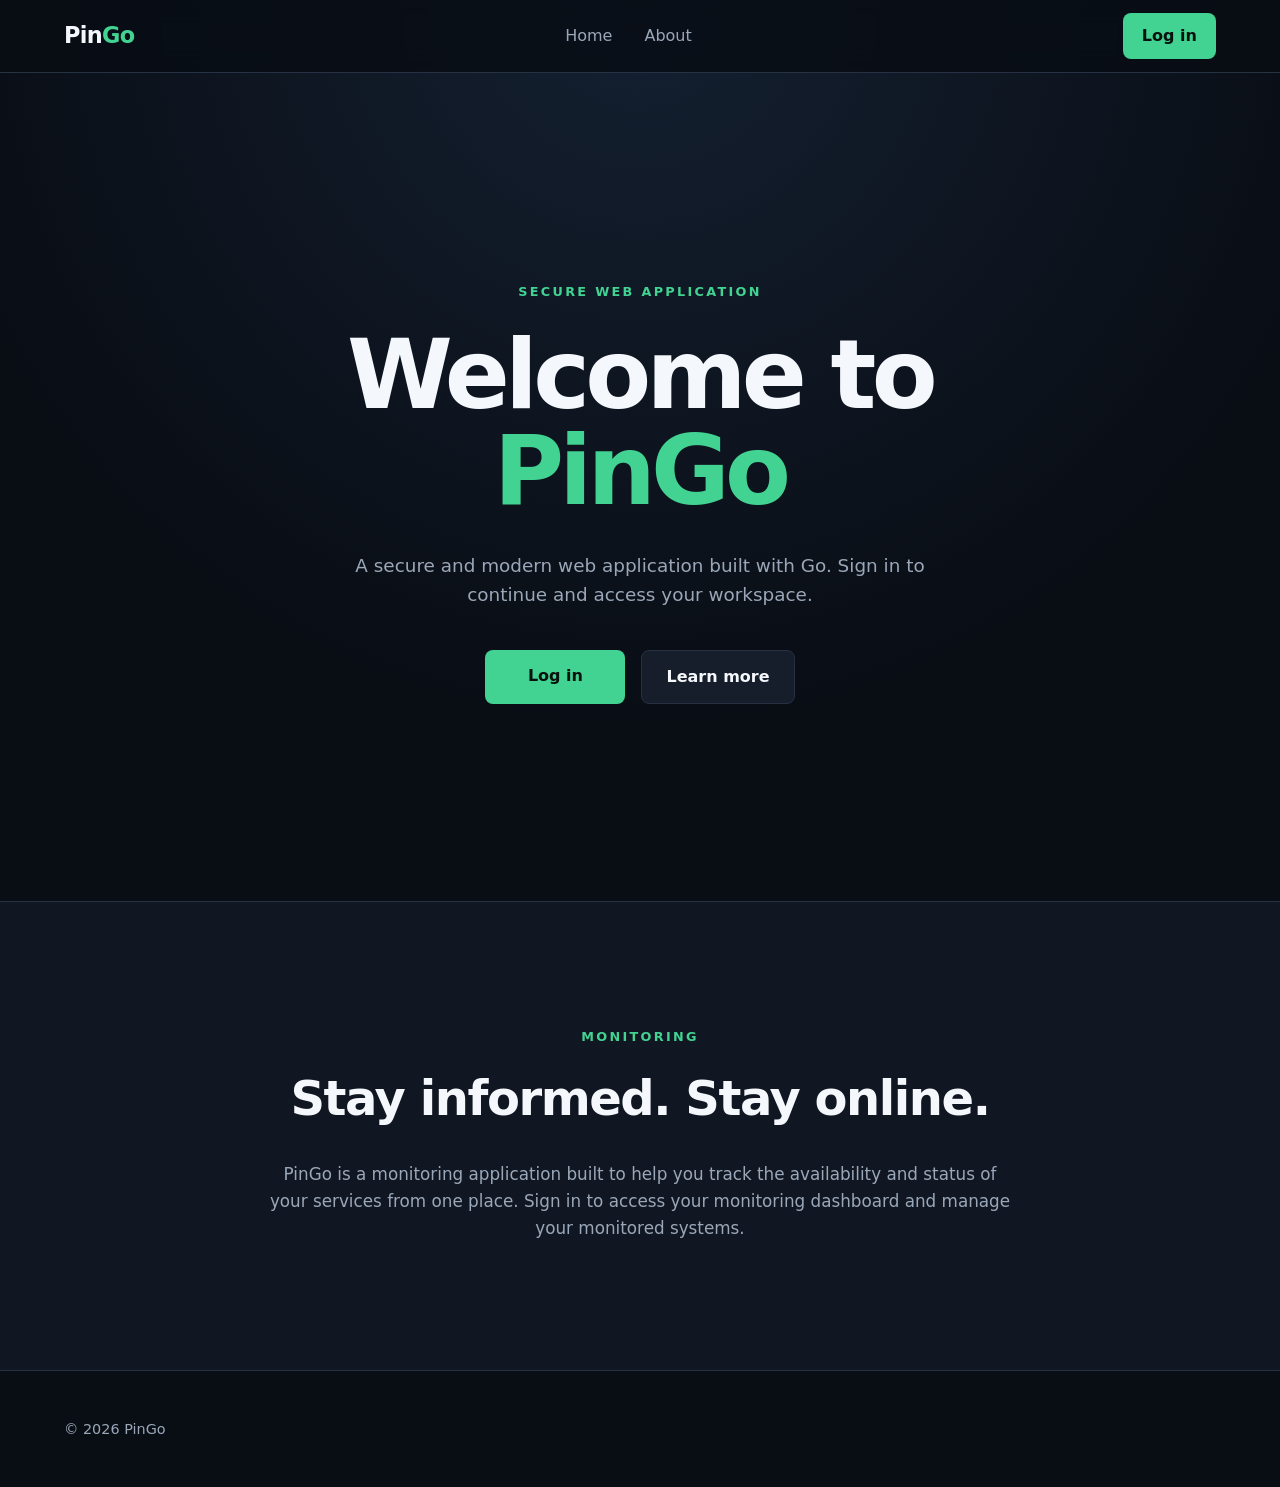
<file: static/index.html>
<!DOCTYPE html>
<html lang="en">
<head>
    <meta charset="UTF-8">
    <meta name="viewport" content="width=device-width, initial-scale=1.0">
    <meta
        name="description"
        content="Secure Go web application"
    >
    <title>Pingo</title>
    <link rel="stylesheet" href="/static/css/style.css">
</head>
<body>
    <header class="navbar">
        <div class="nav-container">
            <a href="/" class="logo">
                Pin<span>Go</span>
            </a>
            <nav class="nav-links" aria-label="Main navigation">
                <a href="/">Home</a>
                <a href="#about">About</a>
            </nav>
            <a href="/login" class="login-button">
                Log in
            </a>
        </div>
    </header>
    <main>
        <section class="hero">
            <div class="hero-content">
                <p class="hero-label">
                    SECURE WEB APPLICATION
                </p>
                <h1>
                    Welcome to
                    <span>PinGo</span>
                </h1>
                <p class="hero-description">
                    A secure and modern web application built with Go.
                    Sign in to continue and access your workspace.
                </p>
                <div class="hero-actions">
                    <a href="/login" class="primary-button">
                        Log in
                    </a>
                    <a href="#about" class="secondary-button">
                        Learn more
                    </a>
                </div>
            </div>
        </section>
        <section id="about" class="about">
            <div class="section-container">
                <p class="section-label">
                    MONITORING
                </p>
                <h2>
                    Stay informed. Stay online.
                </h2>
                <p>
                    PinGo is a monitoring application built to help you track
                    the availability and status of your services from one place.
                    Sign in to access your monitoring dashboard and manage your
                    monitored systems.
                </p>
            </div>
        </section>
    </main>
    <footer class="footer">
        <div class="footer-container">
            <p>
                © 2026 PinGo
            </p>
        </div>
    </footer>
</body>
</html>
</file>
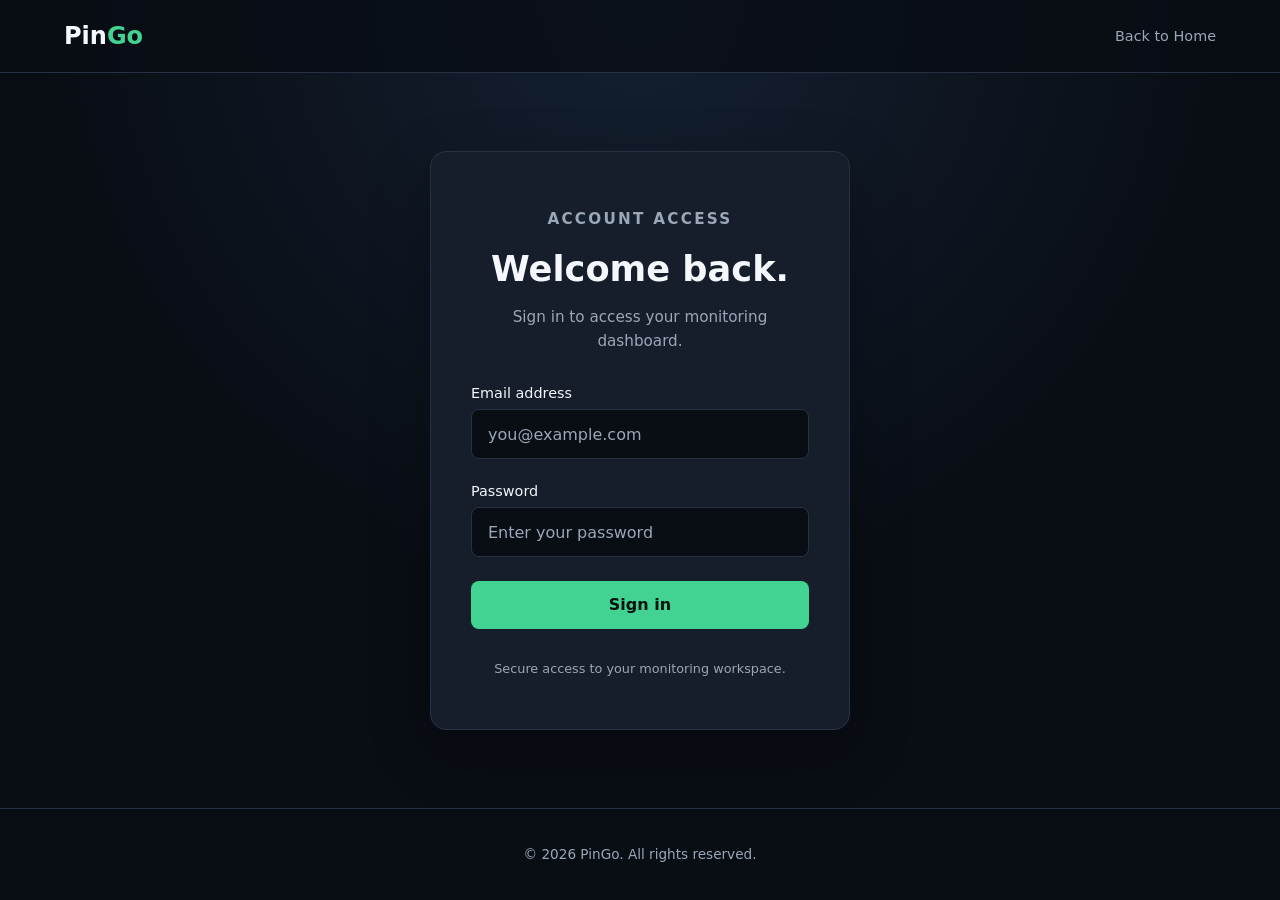
<file: templates/login.html>
<!DOCTYPE html>
<html lang="en">

<head>
    <meta charset="UTF-8">
    <meta name="viewport" content="width=device-width, initial-scale=1.0">

    <meta name="description" content="Sign in to your PinGo monitoring dashboard">

    <title>Login | PinGo</title>

    <link rel="stylesheet" href="/static/css/login.css">
</head>

<body>

    <header class="navbar">
        <div class="nav-container">

            <a href="/" class="logo">
                Pin<span>Go</span>
            </a>

            <a href="/" class="back-link">
                Back to Home
            </a>

        </div>
    </header>

    <main class="login-container">

        <section class="login-card">

            <div class="login-header">

                <p class="login-label">
                    ACCOUNT ACCESS
                </p>

                <h1>Welcome back.</h1>

                <p>
                    Sign in to access your monitoring dashboard.
                </p>

            </div>

            <form class="login-form">

                <div class="form-group">
                    <label for="email">Email address</label>

                    <input
                        type="email"
                        id="email"
                        name="email"
                        placeholder="you@example.com"
                        autocomplete="username"
                        required
                    >
                </div>

                <div class="form-group">
                    <label for="password">Password</label>

                    <input
                        type="password"
                        id="password"
                        name="password"
                        placeholder="Enter your password"
                        autocomplete="current-password"
                        required
                    >
                </div>

                <button type="button" class="login-button">
                    Sign in
                </button>

            </form>

            <div class="login-footer">
                <p>
                    Secure access to your monitoring workspace.
                </p>
            </div>

        </section>

    </main>

    <footer class="footer">
        <p>© 2026 PinGo. All rights reserved.</p>
    </footer>

</body>
</html>
</file>
<file: static/css/style.css>
:root {
    --background: #090d14;
    --background-soft: #111722;
    --surface: #161e2b;

    --text-primary: #f4f7fb;
    --text-secondary: #9aa7b8;

    --accent: #42d392;
    --accent-hover: #5be3a3;

    --border: #263244;

    --max-width: 1200px;
}


*,
*::before,
*::after {
    box-sizing: border-box;
}


html {
    scroll-behavior: smooth;
}


body {
    margin: 0;

    min-height: 100vh;

    font-family:
        Inter,
        system-ui,
        -apple-system,
        BlinkMacSystemFont,
        "Segoe UI",
        sans-serif;

    background:
        radial-gradient(
            circle at top,
            #142031 0%,
            var(--background) 45%
        );

    color: var(--text-primary);

    line-height: 1.6;
}


a {
    color: inherit;
    text-decoration: none;
}


/* =========================
   NAVBAR
   ========================= */

.navbar {
    width: 100%;

    border-bottom: 1px solid var(--border);

    background: rgba(9, 13, 20, 0.85);

    backdrop-filter: blur(12px);

    position: sticky;
    top: 0;

    z-index: 100;
}


.nav-container {
    width: min(90%, var(--max-width));

    min-height: 72px;

    margin: 0 auto;

    display: flex;
    align-items: center;
    justify-content: space-between;

    gap: 2rem;
}


.logo {
    font-size: 1.4rem;
    font-weight: 700;

    letter-spacing: -0.03em;
}


.logo span {
    color: var(--accent);
}


.nav-links {
    display: flex;
    align-items: center;

    gap: 2rem;

    color: var(--text-secondary);
}


.nav-links a {
    transition:
        color 0.2s ease;
}


.nav-links a:hover {
    color: var(--text-primary);
}


.login-button {
    display: inline-flex;
    align-items: center;
    justify-content: center;

    padding: 0.65rem 1.2rem;

    border-radius: 8px;

    background: var(--accent);

    color: #07110d;

    font-weight: 600;

    transition:
        background 0.2s ease,
        transform 0.2s ease;
}


.login-button:hover {
    background: var(--accent-hover);

    transform: translateY(-1px);
}


/* =========================
   HERO
   ========================= */

.hero {
    min-height: calc(100vh - 72px);

    display: flex;
    align-items: center;
}


.hero-content {
    width: min(90%, 850px);

    margin: 0 auto;

    text-align: center;

    padding: 6rem 0;
}


.hero-label {
    margin-bottom: 1.5rem;

    color: var(--accent);

    font-size: 0.8rem;
    font-weight: 700;

    letter-spacing: 0.18em;
}


.hero h1 {
    margin: 0;

    font-size: clamp(3rem, 8vw, 6rem);

    line-height: 1;

    letter-spacing: -0.05em;
}


.hero h1 span {
    color: var(--accent);
}


.hero-description {
    max-width: 650px;

    margin: 2rem auto 0;

    color: var(--text-secondary);

    font-size: 1.15rem;
}


.hero-actions {
    margin-top: 2.5rem;

    display: flex;
    justify-content: center;

    gap: 1rem;
}


.primary-button,
.secondary-button {
    min-width: 140px;

    padding: 0.85rem 1.5rem;

    border-radius: 8px;

    font-weight: 600;

    transition:
        transform 0.2s ease,
        background 0.2s ease,
        border-color 0.2s ease;
}


.primary-button {
    background: var(--accent);

    color: #07110d;
}


.primary-button:hover {
    background: var(--accent-hover);

    transform: translateY(-2px);
}


.secondary-button {
    border: 1px solid var(--border);

    background: var(--surface);
}


.secondary-button:hover {
    border-color: var(--accent);

    transform: translateY(-2px);
}


/* =========================
   ABOUT
   ========================= */

.about {
    padding: 7rem 0;

    border-top: 1px solid var(--border);

    background: var(--background-soft);
}


.section-container {
    width: min(90%, 750px);

    margin: 0 auto;

    text-align: center;
}


.section-label {
    color: var(--accent);

    font-size: 0.8rem;
    font-weight: 700;

    letter-spacing: 0.18em;
}


.section-container h2 {
    margin: 0.75rem 0 1.5rem;

    font-size: clamp(2rem, 5vw, 3rem);

    letter-spacing: -0.03em;
}


.section-container p:last-child {
    color: var(--text-secondary);

    font-size: 1.05rem;
}


/* =========================
   FOOTER
   ========================= */

.footer {
    border-top: 1px solid var(--border);

    background: var(--background);
}


.footer-container {
    width: min(90%, var(--max-width));

    margin: 0 auto;

    padding: 2rem 0;

    display: flex;
    justify-content: space-between;

    gap: 1rem;

    color: var(--text-secondary);

    font-size: 0.9rem;
}


/* =========================
   RESPONSIVE
   ========================= */

@media (max-width: 700px) {

    .nav-links {
        display: none;
    }

    .nav-container {
        min-height: 64px;
    }

    .hero {
        min-height: calc(100vh - 64px);
    }

    .hero-content {
        padding: 4rem 0;
    }

    .hero-description {
        font-size: 1rem;
    }

    .hero-actions {
        flex-direction: column;

        align-items: stretch;
    }

    .primary-button,
    .secondary-button {
        width: 100%;
    }

    .footer-container {
        flex-direction: column;

        text-align: center;
    }
}
</file>
<file: static/css/login.css>
:root {
    --background: #090d14;
    --surface: #161e2b;

    --text-primary: #f4f7fb;
    --text-secondary: #9aa7b8;

    --accent: #42d392;
    --accent-hover: #5be3a3;

    --border: #263244;
}

*,
*::before,
*::after {
    box-sizing: border-box;
}

body {
    margin: 0;
    min-height: 100vh;

    display: flex;
    flex-direction: column;

    font-family: Inter, system-ui, sans-serif;

    color: var(--text-primary);

    background:
        radial-gradient(
            circle at top,
            #142031 0%,
            var(--background) 55%
        );
}

a {
    color: inherit;
    text-decoration: none;
}

/* NAVIGATION */

.navbar {
    border-bottom: 1px solid var(--border);
    background: rgba(9, 13, 20, 0.85);
}

.nav-container {
    width: min(90%, 1200px);
    min-height: 72px;

    margin: 0 auto;

    display: flex;
    align-items: center;
    justify-content: space-between;
}

.logo {
    font-size: 1.5rem;
    font-weight: 700;
}

.logo span {
    color: var(--accent);
}

.back-link {
    font-size: 0.9rem;
    color: var(--text-secondary);
}

.back-link:hover {
    color: var(--accent);
}

/* LOGIN */

.login-container {
    flex: 1;

    display: flex;
    align-items: center;
    justify-content: center;

    padding: 3rem 1.25rem;
}

.login-card {
    width: 100%;
    max-width: 420px;

    padding: 2.5rem;

    background: var(--surface);

    border: 1px solid var(--border);
    border-radius: 16px;

    box-shadow: 0 20px 60px rgba(0, 0, 0, 0.25);
}

.login-header {
    text-align: center;
    margin-bottom: 2rem;
}

.login-label {
    color: var(--accent);
    font-size: 0.75rem;
    font-weight: 700;
    letter-spacing: 0.15em;
}

.login-header h1 {
    margin: 1rem 0;
    font-size: clamp(1.8rem, 5vw, 2.2rem);
}

.login-header p {
    color: var(--text-secondary);
    font-size: 0.95rem;
    line-height: 1.6;
}

/* FORM */

.login-form {
    display: flex;
    flex-direction: column;
    gap: 1.5rem;
}

.form-group {
    display: flex;
    flex-direction: column;
    gap: 0.5rem;
}

.form-group label {
    font-size: 0.9rem;
    font-weight: 500;
}

.form-group input {
    width: 100%;
    padding: 0.9rem 1rem;

    background: var(--background);
    color: var(--text-primary);

    border: 1px solid var(--border);
    border-radius: 8px;

    font: inherit;

    transition: border-color 0.2s ease;
}

.form-group input:focus {
    outline: 2px solid var(--accent);
    outline-offset: 2px;
}

.form-group input::placeholder {
    color: var(--text-secondary);
}

.login-button {
    width: 100%;
    padding: 0.9rem;

    background: var(--accent);
    color: #07110d;

    border: none;
    border-radius: 8px;

    font: inherit;
    font-weight: 700;

    cursor: pointer;

    transition: background 0.2s ease;
}

.login-button:hover {
    background: var(--accent-hover);
}

.login-button:focus-visible {
    outline: 2px solid var(--text-primary);
    outline-offset: 3px;
}

.login-footer {
    margin-top: 2rem;
    text-align: center;
}

.login-footer p {
    color: var(--text-secondary);
    font-size: 0.8rem;
}

/* FOOTER */

.footer {
    padding: 1.5rem;
    text-align: center;

    color: var(--text-secondary);
    font-size: 0.85rem;

    border-top: 1px solid var(--border);
}

/* RESPONSIVE */

@media (max-width: 480px) {

    .nav-container {
        min-height: 64px;
    }

    .login-container {
        padding: 2rem 1rem;
    }

    .login-card {
        padding: 2rem 1.5rem;
    }

}
</file>
